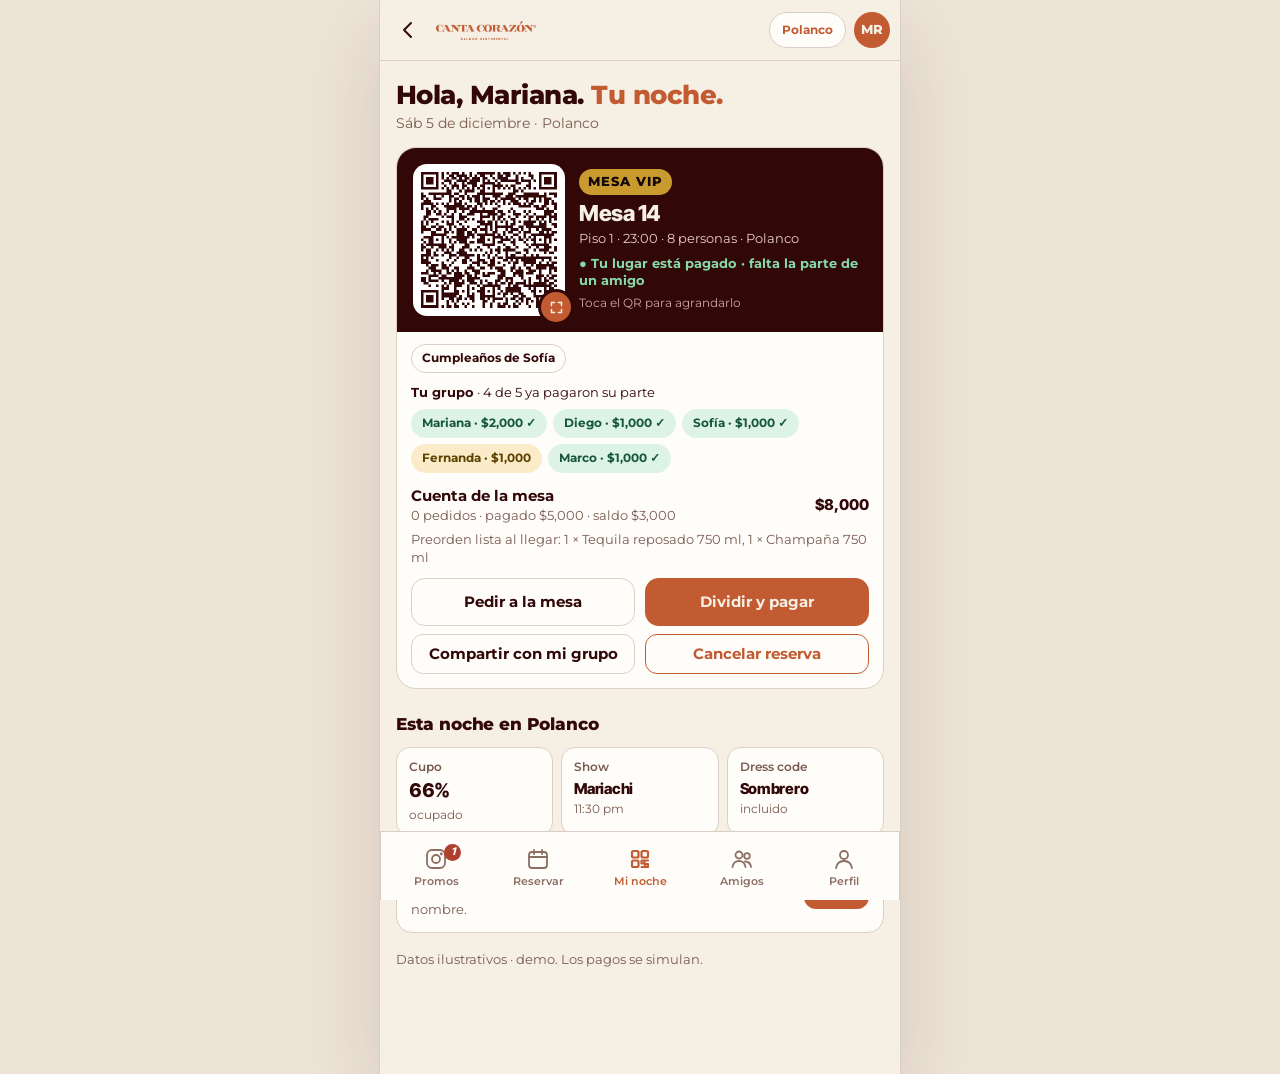
<file: cliente/index.html>
<!doctype html>
<html lang="es-MX">
<head>
<meta charset="utf-8">
<meta name="viewport" content="width=device-width, initial-scale=1, viewport-fit=cover">
<meta name="apple-mobile-web-app-capable" content="yes">
<meta name="apple-mobile-web-app-status-bar-style" content="default">
<meta name="theme-color" content="#F6EFE4">
<title>Canta Corazón · Mi noche</title>
<link rel="manifest" href="manifest.webmanifest">
<link rel="apple-touch-icon" href="../shared/img/apple-touch-icon.png">
<link rel="icon" href="../shared/img/fav.svg">
<link rel="stylesheet" href="../shared/brand.css?v=11">
<link rel="stylesheet" href="cliente.css?v=11">
</head>
<body>
<div id="app">
  <header class="top" id="top">
    <button class="hb" id="btnBack" aria-label="Regresar" title="Regresar"><svg viewBox="0 0 24 24"><path d="M15 5l-7 7 7 7"/></svg></button>
    <button class="marca" id="btnMarca" aria-label="Ir a Mi noche"><img src="../shared/img/logo_cream.png" alt="Canta Corazón" width="1206" height="230"></button>
    <div class="der">
      <button class="chip" id="chipSuc" aria-label="Cambiar de sucursal">Polanco</button>
      <button class="avatar" id="btnUser" aria-label="Cambiar de usuario (demo)">M</button>
    </div>
  </header>
  <div id="red" aria-live="polite"></div>
  <main id="main"></main>
  <nav class="bottom" aria-label="Secciones"><div class="inner" id="nav"></div></nav>
</div>
<div id="overlay"></div>
<div id="toast" aria-live="polite"></div>

<script src="../shared/vendor/qrcode.min.js"></script>
<script src="../shared/core.js?v=11"></script>
<script src="../shared/sync.js?v=11"></script>
<script src="app.js?v=11"></script>
<script src="promos.js?v=11"></script>
<script src="entrar.js?v=11"></script>
<script>CL.iniciar();</script>
</body>
</html>
</file>
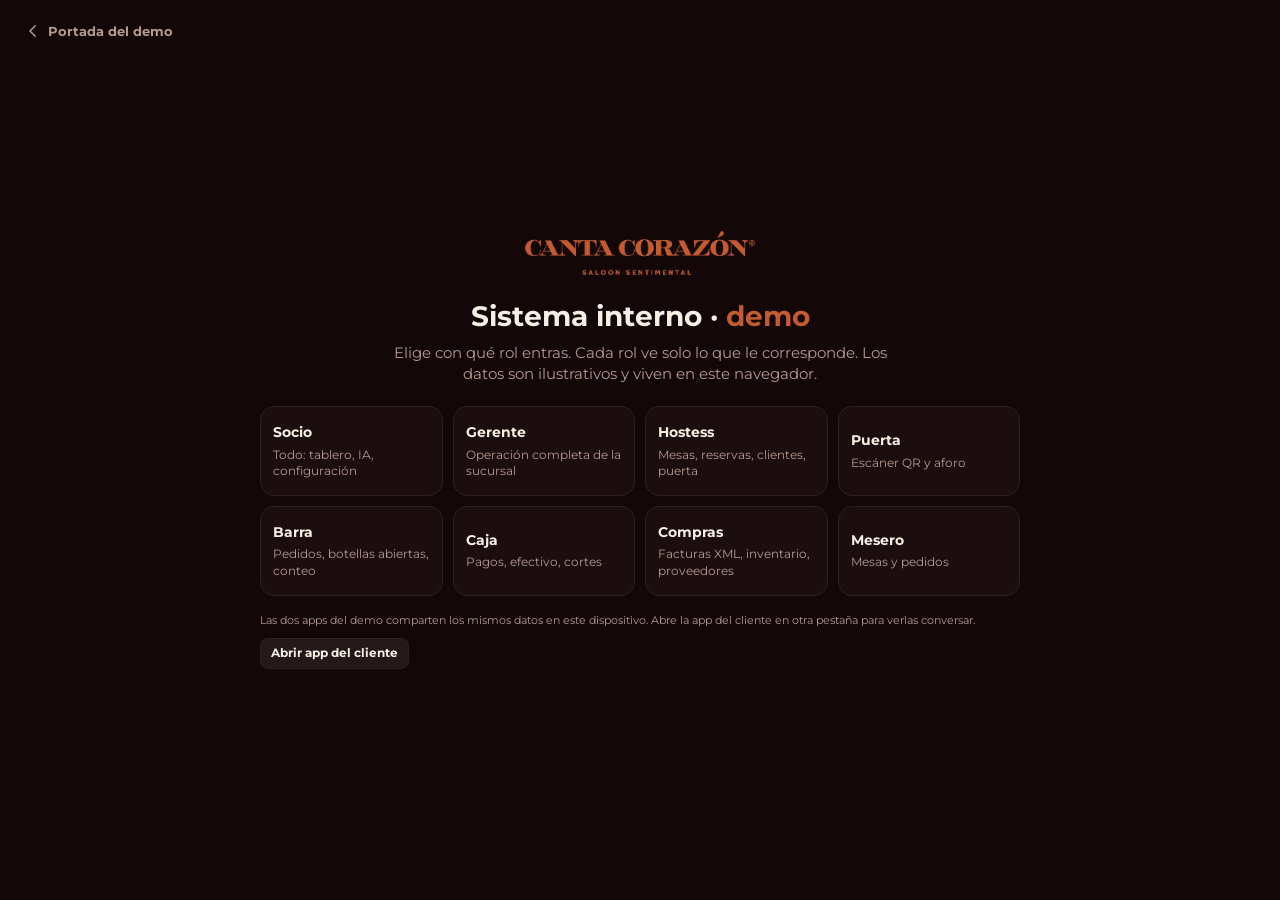
<file: interno/index.html>
<!doctype html>
<html lang="es-MX">
<head>
<meta charset="utf-8">
<meta name="viewport" content="width=device-width, initial-scale=1, viewport-fit=cover">
<meta name="apple-mobile-web-app-capable" content="yes">
<meta name="theme-color" content="#130708">
<title>Canta Corazón · Sistema interno</title>
<link rel="manifest" href="manifest.webmanifest">
<link rel="apple-touch-icon" href="../shared/img/apple-touch-icon.png">
<link rel="icon" href="../shared/img/fav.svg">
<link rel="stylesheet" href="../shared/brand.css?v=11">
<link rel="stylesheet" href="interno.css?v=11">
</head>
<body>
<div id="root"></div>
<div id="overlay"></div>
<div id="toast" aria-live="polite"></div>
<script src="../shared/vendor/chart.umd.min.js"></script>
<script src="../shared/vendor/jsQR.min.js"></script>
<script src="../shared/vendor/qrcode.min.js"></script>
<script src="../shared/core.js?v=11"></script>
<script src="../shared/sync.js?v=11"></script>
<script src="app.js?v=11"></script>
<script src="puerta.js?v=11"></script>
<script src="promos.js?v=11"></script>
</body>
</html>
</file>
<file: shared/brand.css>
/* Canta Corazón · Demo · identidad compartida */
@font-face { font-family: "Montserrat"; src: url("fonts/Montserrat.woff2") format("woff2"); font-weight: 100 900; font-style: normal; font-display: swap; }
@font-face { font-family: "Montserrat"; src: url("fonts/Montserrat-Italic.woff2") format("woff2"); font-weight: 100 900; font-style: italic; font-display: swap; }
@font-face { font-family: "Inter Tight"; src: url("fonts/InterTight.woff2") format("woff2"); font-weight: 100 900; font-style: normal; font-display: swap; }

:root {
  --paper: #F6EFE4; --white: #FFFDF9; --ink: #320707; --terra: #C25B32; --rust: #AF4030; --muted: #7A5A50; --dim: #A88C82; --line: #DBCFC5;
  --salmon: #F3C8B4; --salmon2: #F3E4DC; --sage: #7E8B6C; --gold: #C99A2E; --aqua: #3FA8A6; --pink: #D0609F;
  --ok: #2E9E6B; --warn: #D99A1E; --bad: #C8323A;
  --dark: #130708; --dark2: #1C0D0F; --dark3: #241819; --darkline: #2E2022; --darktext: #F6EFE4; --darkmuted: #B69A92;
  --qbar: #3FA8A6; --qcov: #7E8B6C; --qmesa: #C25B32; --qvip: #C99A2E; --qcli: #D0609F;
  --font: "Montserrat", "Avenir Next", Helvetica, Arial, sans-serif; --num: "Inter Tight", "Montserrat", sans-serif;
}
* { box-sizing: border-box; -webkit-tap-highlight-color: transparent; }
html, body { margin: 0; padding: 0; }
body { font-family: var(--font); font-size: 15px; line-height: 1.4; -webkit-font-smoothing: antialiased; }
button, input, select, textarea { font: inherit; }
button { cursor: pointer; }
.num { font-family: var(--num); font-variant-numeric: tabular-nums; }
/* campos a 16 px en pantallas táctiles: así el iPhone no hace zoom al tocarlos */
@media (pointer: coarse) { input, select, textarea { font-size: 16px !important; } }
:focus-visible { outline: 2px solid var(--terra); outline-offset: 2px; }
button:focus:not(:focus-visible) { outline: none; }
img { max-width: 100%; }
@media (prefers-reduced-motion: reduce) { *, *::before, *::after { animation-duration: 1ms !important; animation-iteration-count: 1 !important; transition-duration: 1ms !important; scroll-behavior: auto !important; } }
</file>
<file: cliente/cliente.css>
/* Canta Corazón · App del cliente (demo) */
:root { --ease: cubic-bezier(.23, 1, .32, 1); --r: 16px; --nav: 64px; --z-top: 20; --z-sheet: 50; --z-full: 70; --z-toast: 80; }
body { background: var(--paper); color: var(--ink); }
#app { max-width: 520px; margin: 0 auto; min-height: 100vh; min-height: 100dvh; display: flex; flex-direction: column; background: var(--paper); }
@media (min-width: 700px) { body { background: #EDE3D6; } #app { box-shadow: 0 0 0 1px var(--line), 0 30px 80px rgba(50, 7, 7, .12); } }

/* barra superior: regresar · logo · sucursal y usuario */
header.top { position: sticky; top: 0; z-index: var(--z-top); background: var(--paper); padding: calc(8px + env(safe-area-inset-top)) 10px 8px 6px; display: grid; grid-template-columns: 44px 1fr auto; align-items: center; gap: 6px; border-bottom: 1px solid var(--line); }
.hb { width: 44px; height: 44px; border: 0; background: none; border-radius: 12px; display: grid; place-items: center; color: var(--ink); padding: 0; }
.hb svg { width: 24px; height: 24px; stroke: currentColor; fill: none; stroke-width: 2; stroke-linecap: round; stroke-linejoin: round; }
.hb:active { background: var(--salmon2); }
.marca { border: 0; background: none; padding: 6px 0; justify-self: start; }
.marca img { height: 19px; width: auto; display: block; }
.der { display: flex; gap: 8px; align-items: center; }
.chip { font-size: 12px; font-weight: 700; color: var(--terra); border: 1px solid var(--line); background: var(--white); border-radius: 999px; padding: 0 12px; height: 36px; display: inline-flex; align-items: center; }
.avatar { width: 36px; height: 36px; border-radius: 50%; background: var(--terra); color: var(--paper); font-weight: 800; font-size: 12.5px; display: grid; place-items: center; border: 0; }
header.top.oculto, nav.bottom.oculto { display: none; }

main { flex: 1; padding: 16px 16px calc(var(--nav) + 28px + env(safe-area-inset-bottom)) 16px; }
main.anim { animation: entra 220ms var(--ease) both; }
@keyframes entra { from { opacity: 0; transform: translateY(6px); } }

/* barra de secciones */
nav.bottom { position: fixed; bottom: 0; left: 0; right: 0; z-index: var(--z-top); background: var(--white); border-top: 1px solid var(--line); padding: 4px 4px env(safe-area-inset-bottom) 4px; }
nav.bottom .inner { max-width: 520px; margin: 0 auto; display: grid; grid-template-columns: repeat(5, 1fr); }
nav.bottom button { position: relative; background: none; border: 0; color: #8C6E64; font-size: 11px; font-weight: 600; display: flex; flex-direction: column; align-items: center; justify-content: center; gap: 3px; height: var(--nav); padding: 0 2px; }
nav.bottom button svg { width: 24px; height: 24px; stroke: currentColor; fill: none; stroke-width: 1.8; stroke-linecap: round; stroke-linejoin: round; }
nav.bottom button.on { color: var(--terra); }
nav.bottom button.on svg { stroke-width: 2.2; }
nav.bottom .dot { position: absolute; top: 8px; left: calc(50% + 8px); min-width: 17px; height: 17px; border-radius: 9px; background: var(--rust); color: #fff; font-size: 10.5px; font-weight: 800; display: grid; place-items: center; padding: 0 4px; font-family: var(--num); }

/* sin internet */
#red:empty { display: none; }
.red { display: flex; gap: 10px; align-items: center; padding: 10px 16px; font-size: 13px; line-height: 1.35; background: #FBEBC8; color: #5C4300; border-bottom: 1px solid #F0D99A; }
.red.ok { background: #DDF3E6; color: #17583A; border-bottom-color: #BFE6CF; }
.red b { font-weight: 800; }
.red i { width: 8px; height: 8px; border-radius: 50%; background: currentColor; flex: 0 0 8px; }

/* tipografía */
h1 { font-size: 26px; line-height: 1.1; font-weight: 800; letter-spacing: -.02em; margin: 4px 0 4px 0; text-wrap: balance; }
h1 em { font-style: normal; color: var(--terra); }
h2 { font-size: 17px; font-weight: 800; margin: 24px 0 10px 0; letter-spacing: -.01em; }
.sub { color: var(--muted); font-size: 14px; margin: 0 0 14px 0; }
.lead { color: var(--muted); font-size: 14.5px; margin: 0 0 12px 0; text-wrap: pretty; }
.muted { color: var(--muted); } .small { font-size: 13px; } .tiny { font-size: 12px; }

.card { background: var(--white); border: 1px solid var(--line); border-radius: var(--r); padding: 14px; }
.card + .card { margin-top: 10px; }
.card.ink { background: var(--ink); color: var(--paper); border: 0; }
.card.salmon { background: var(--salmon); border: 0; }
.row { display: flex; align-items: center; justify-content: space-between; gap: 10px; }

.btn { display: inline-flex; align-items: center; justify-content: center; gap: 8px; border: 0; border-radius: 14px; min-height: 48px; padding: 12px 16px; font-weight: 700; font-size: 15px; background: var(--terra); color: var(--paper); width: 100%; transition: transform 140ms var(--ease), background-color 160ms ease; }
.btn:active { transform: scale(.98); }
.btn.sec { background: var(--white); color: var(--ink); border: 1px solid var(--line); }
.btn.ghost { background: transparent; color: var(--terra); border: 1px solid var(--terra); }
.btn.dark { background: var(--ink); }
.btn.sm { min-height: 40px; padding: 8px 14px; font-size: 13.5px; width: auto; border-radius: 12px; white-space: nowrap; }
.btn:disabled { opacity: .45; }
.btn.apple { background: #000; color: #fff; }
.badge { display: inline-block; font-size: 10.5px; letter-spacing: .08em; text-transform: uppercase; font-weight: 800; padding: 4px 9px; border-radius: 999px; }
.grid2 { display: grid; grid-template-columns: 1fr 1fr; gap: 10px; }
.grid2 > .btn { padding-left: 10px; padding-right: 10px; font-size: 14.5px; }
.grid3 { display: grid; grid-template-columns: 1fr 1fr 1fr; gap: 8px; }
.kpi { background: var(--white); border: 1px solid var(--line); border-radius: 14px; padding: 11px 12px; }
.kpi small { display: block; font-size: 11.5px; color: var(--muted); font-weight: 600; margin-bottom: 3px; }
.kpi b { font-family: var(--num); font-size: 19px; font-weight: 800; letter-spacing: -.02em; }
.kpi .s { display: block; font-size: 12px; color: var(--muted); margin-top: 2px; }
.seg { display: flex; background: #EFE3D6; border-radius: 999px; padding: 4px; gap: 2px; }
.seg button { flex: 1; border: 0; background: transparent; border-radius: 999px; min-height: 40px; padding: 8px 6px; font-weight: 700; font-size: 13.5px; color: var(--muted); white-space: nowrap; }
.seg button.on { background: var(--ink); color: var(--paper); }
.opt { border: 1px solid var(--line); border-radius: 14px; padding: 13px 14px; background: var(--white); display: flex; align-items: center; gap: 12px; cursor: pointer; width: 100%; text-align: left; color: var(--ink); }
.opt.on { border-color: var(--terra); background: #FBEFE8; box-shadow: inset 0 0 0 1px var(--terra); }
.opt .dot { width: 12px; height: 12px; border-radius: 50%; flex: 0 0 12px; }
.opt b { display: block; font-size: 15px; } .opt span { display: block; font-size: 13px; color: var(--muted); }
.stepper { display: inline-flex; align-items: center; border: 1px solid var(--line); border-radius: 999px; background: var(--white); }
.stepper button { width: 44px; height: 44px; border: 0; background: transparent; font-size: 20px; color: var(--terra); font-weight: 800; }
.stepper span { min-width: 26px; text-align: center; font-family: var(--num); font-weight: 800; }
.item { display: flex; align-items: center; justify-content: space-between; gap: 10px; padding: 11px 0; border-bottom: 1px solid var(--line); }
.item:last-child { border-bottom: 0; }
.item .nm b { display: block; font-size: 14.5px; } .item .nm span { display: block; font-size: 13px; color: var(--muted); }
.price { font-family: var(--num); font-weight: 800; }
.plano { background: var(--white); border: 1px solid var(--line); border-radius: var(--r); padding: 10px; }
.plano svg { width: 100%; height: auto; display: block; }
.leyenda { display: flex; gap: 12px; flex-wrap: wrap; font-size: 12px; color: var(--muted); margin-top: 8px; }
.leyenda i { display: inline-block; width: 10px; height: 10px; border-radius: 50%; margin-right: 5px; vertical-align: -1px; }

/* pase con QR */
.pase { background: var(--white); border: 1px solid var(--line); border-radius: 20px; overflow: hidden; margin-top: 14px; }
.qrbox { background: var(--ink); padding: 16px; display: flex; gap: 14px; align-items: center; color: var(--paper); }
.qrbtn { background: #fff; border: 0; border-radius: 14px; padding: 8px; flex: 0 0 auto; position: relative; cursor: zoom-in; }
.qrbtn .qr img, .qrbtn .qr canvas { display: block; width: 136px; height: 136px; }
.qrbtn .zoom { position: absolute; right: -6px; bottom: -6px; width: 30px; height: 30px; border-radius: 50%; background: var(--terra); color: var(--paper); display: grid; place-items: center; box-shadow: 0 0 0 3px var(--ink); }
.qrbtn .zoom svg { width: 15px; height: 15px; stroke: currentColor; fill: none; stroke-width: 2.4; stroke-linecap: round; }
.qrbox .t { min-width: 0; }
.qrbox .t b { display: block; font-family: var(--num); font-size: 22px; font-weight: 800; letter-spacing: -.02em; margin-top: 7px; line-height: 1.05; }
.qrbox .t span.badge { display: inline-block; margin-top: 0; }
.qrbox .t span { display: block; font-size: 13px; color: #E9CFC6; margin-top: 5px; line-height: 1.35; }
.qrbox .t .st { color: #86D9A8; font-weight: 700; font-size: 13px; margin-top: 7px; }
.qrbox .t .st.warn { color: #F4C662; }
.qrbox .t .hint { color: #C9A99F; font-size: 12px; }
.pase .cuerpo { padding: 12px 14px 14px; }

/* QR en pantalla completa */
.qrfull { position: fixed; inset: 0; z-index: var(--z-full); background: #fff; color: var(--ink); display: flex; flex-direction: column; align-items: center; justify-content: center; padding: calc(20px + env(safe-area-inset-top)) 20px calc(20px + env(safe-area-inset-bottom)); text-align: center; animation: fade 180ms var(--ease) both; cursor: zoom-out; }
.qrfull .x { position: absolute; top: calc(10px + env(safe-area-inset-top)); right: 10px; width: 48px; height: 48px; border-radius: 50%; border: 1px solid var(--line); background: var(--white); display: grid; place-items: center; }
.qrfull .x svg { width: 22px; height: 22px; stroke: var(--ink); fill: none; stroke-width: 2.2; stroke-linecap: round; }
.qrfull .lg { height: 22px; margin-bottom: 18px; }
.qrfull .code { width: min(86vw, 58vh, 440px); aspect-ratio: 1; padding: 14px; background: #fff; border-radius: 18px; box-shadow: 0 0 0 1px var(--line); }
.qrfull .code img, .qrfull .code canvas { width: 100% !important; height: 100% !important; display: block; image-rendering: pixelated; }
.qrfull b { font-family: var(--num); font-size: 28px; font-weight: 800; letter-spacing: -.02em; margin-top: 14px; }
.qrfull .who { font-size: 15px; color: var(--muted); margin-top: 4px; }
.qrfull .tip { font-size: 13px; color: var(--muted); margin-top: 16px; }
@keyframes fade { from { opacity: 0; } }

.bar { height: 8px; border-radius: 999px; background: #EAD9CC; overflow: hidden; }
.bar i { display: block; height: 100%; background: var(--terra); }
.toast { position: fixed; left: 50%; bottom: calc(var(--nav) + 20px + env(safe-area-inset-bottom)); transform: translateX(-50%); background: var(--ink); color: var(--paper); padding: 12px 18px; border-radius: 999px; font-size: 14px; font-weight: 600; z-index: var(--z-toast); max-width: min(90vw, 460px); text-align: center; animation: toastin 220ms var(--ease) both; box-shadow: 0 10px 30px rgba(50, 7, 7, .25); }
@keyframes toastin { from { opacity: 0; transform: translateX(-50%) translateY(10px); } }

/* hojas (bottom sheets) */
.sheet-bg { position: fixed; inset: 0; background: rgba(50, 7, 7, .5); z-index: var(--z-sheet); display: flex; align-items: flex-end; justify-content: center; animation: fade 180ms var(--ease) both; }
.sheet { background: var(--paper); width: 100%; max-width: 520px; border-radius: 24px 24px 0 0; padding: 10px 16px calc(18px + env(safe-area-inset-bottom)) 16px; max-height: 90vh; max-height: 90dvh; overflow: auto; animation: sube 260ms var(--ease) both; }
@keyframes sube { from { transform: translateY(40px); opacity: .6; } }
.sheet.dark { background: #0B0B0B; color: #fff; }
.handle { width: 40px; height: 5px; border-radius: 3px; background: var(--line); margin: 0 auto 10px auto; }
.sheet .sh-h { display: flex; align-items: center; justify-content: space-between; gap: 10px; min-height: 44px; }
.sheet .sh-h b { font-size: 17px; }
.link { color: var(--terra); font-weight: 700; background: none; border: 0; padding: 10px 4px; min-height: 44px; font-size: 14.5px; }

.friend { display: flex; align-items: center; gap: 12px; padding: 10px 0; border-bottom: 1px solid var(--line); width: 100%; background: none; border-left: 0; border-right: 0; border-top: 0; text-align: left; color: var(--ink); }
.friend:last-child { border-bottom: 0; }
.friend .av, .av { width: 40px; height: 40px; border-radius: 50%; background: var(--salmon); color: var(--ink); font-weight: 800; font-size: 13px; display: grid; place-items: center; flex: 0 0 40px; }
.friend .nm { flex: 1; min-width: 0; } .friend .nm b { display: block; font-size: 15px; } .friend .nm span { display: block; font-size: 13px; color: var(--muted); }
.check { width: 24px; height: 24px; border-radius: 8px; border: 2px solid var(--line); display: grid; place-items: center; flex: 0 0 24px; }
.check.on { background: var(--terra); border-color: var(--terra); color: var(--paper); font-size: 14px; font-weight: 800; }
.pill { display: inline-block; font-size: 12px; font-weight: 700; padding: 5px 10px; border-radius: 999px; background: var(--white); border: 1px solid var(--line); color: var(--ink); }
.pill.ok { background: #DDF3E6; border-color: #DDF3E6; color: #17583A; }
.pill.warn { background: #FBEBC8; border-color: #FBEBC8; color: #5C4300; }
.pill.bad { background: #F9D9DB; border-color: #F9D9DB; color: #7E1A21; }
input.txt, select.txt, textarea.txt { width: 100%; border: 1px solid var(--line); border-radius: 14px; padding: 13px 14px; background: var(--white); color: var(--ink); font-size: 16px; }
input.txt:focus, textarea.txt:focus { outline: 2px solid var(--terra); outline-offset: 0; border-color: transparent; }
input[readonly].txt { background: #F3ECE3; color: var(--muted); }
label.lbl { display: block; font-size: 13px; color: var(--muted); font-weight: 700; margin: 14px 0 6px 0; }
.steps { display: flex; gap: 6px; margin: 8px 0 16px 0; }
.steps i { flex: 1; height: 4px; border-radius: 2px; background: var(--line); }
.steps i.on { background: var(--terra); }
.empty { text-align: center; color: var(--muted); padding: 30px 10px; }
.hero { position: relative; border-radius: var(--r); overflow: hidden; aspect-ratio: 16 / 8; }
.hero img { width: 100%; height: 100%; object-fit: cover; display: block; }
.hero .cap { position: absolute; left: 0; right: 0; bottom: 0; background: var(--ink); color: var(--paper); padding: 9px 12px; font-size: 13px; display: flex; justify-content: space-between; }
.spin { width: 28px; height: 28px; border: 3px solid #333; border-top-color: #fff; border-radius: 50%; animation: sp 0.9s linear infinite; margin: 0 auto; }
@keyframes sp { to { transform: rotate(360deg); } }
.okmark { width: 64px; height: 64px; border-radius: 50%; background: #1F7A4D; color: #fff; display: grid; place-items: center; font-size: 30px; margin: 0 auto; }
.orderstate { font-size: 12px; font-weight: 700; padding: 4px 9px; border-radius: 999px; background: #EFE3D6; color: var(--muted); }
.orderstate.preparando { background: #FBEBC8; color: #5C4300; } .orderstate.entregado { background: #DDF3E6; color: #17583A; } .orderstate.nuevo { background: #F3E4DC; color: var(--rust); }
.aviso-mesa { display: flex; gap: 12px; align-items: center; background: var(--ink); color: var(--paper); border-radius: var(--r); padding: 14px; margin-bottom: 14px; }
.aviso-mesa .n { font-family: var(--num); font-size: 26px; font-weight: 800; width: 52px; height: 52px; border-radius: 14px; background: var(--terra); display: grid; place-items: center; flex: 0 0 52px; }
.aviso-mesa b { display: block; } .aviso-mesa span { display: block; font-size: 13px; color: #E9CFC6; margin-top: 2px; }
.lista-perfil { padding: 0; overflow: hidden; }
.lista-perfil button { width: 100%; display: flex; align-items: center; gap: 12px; padding: 14px; background: none; border: 0; border-bottom: 1px solid var(--line); text-align: left; color: var(--ink); font-size: 15px; font-weight: 600; min-height: 52px; }
.lista-perfil button:last-child { border-bottom: 0; }
.lista-perfil button span { margin-left: auto; color: var(--muted); font-weight: 600; font-size: 14px; }
.lista-perfil svg { width: 18px; height: 18px; stroke: var(--dim); fill: none; stroke-width: 2; flex: 0 0 18px; }
.nota-demo { font-size: 12.5px; color: var(--muted); margin-top: 18px; line-height: 1.45; }

/* ───────── promociones (estilo Instagram, solo publica la casa) ───────── */
.feed-h { display: flex; align-items: center; justify-content: space-between; margin-bottom: 10px; }
.stories { display: flex; gap: 14px; overflow-x: auto; padding: 4px 16px 14px; margin: 0 -16px 2px; scrollbar-width: none; }
.stories::-webkit-scrollbar { display: none; }
.story { flex: 0 0 auto; width: 70px; background: none; border: 0; padding: 0; color: var(--ink); text-align: center; }
.story .ring { display: block; width: 68px; height: 68px; border-radius: 50%; padding: 2.5px; background: conic-gradient(from 200deg, #C25B32, #C99A2E, #D0609F, #C25B32); margin: 0 auto; }
.story .ring.visto { background: var(--line); }
.story .ring > span { display: block; width: 100%; height: 100%; border-radius: 50%; border: 3px solid var(--paper); overflow: hidden; background: var(--ink); }
.story .ring img { width: 100%; height: 100%; object-fit: cover; display: block; }
.story .ring .mini { width: 100%; height: 100%; display: grid; place-items: center; font-family: var(--num); font-weight: 800; font-size: 15px; color: var(--paper); letter-spacing: -.02em; }
.story small { display: block; font-size: 12px; margin-top: 6px; white-space: nowrap; overflow: hidden; text-overflow: ellipsis; }
.buzon { display: flex; gap: 12px; align-items: center; width: 100%; text-align: left; background: var(--white); border: 1px solid var(--terra); border-radius: var(--r); padding: 12px; color: var(--ink); margin-bottom: 4px; }
.buzon .th { width: 48px; height: 48px; border-radius: 10px; overflow: hidden; flex: 0 0 48px; background: var(--terra); display: grid; place-items: center; color: var(--paper); font-weight: 800; font-family: var(--num); }
.buzon .th img { width: 100%; height: 100%; object-fit: cover; }
.buzon b { display: block; font-size: 14.5px; } .buzon span { display: block; font-size: 13px; color: var(--muted); margin-top: 2px; }
.buzon .ir { margin-left: auto; color: var(--terra); font-weight: 700; font-size: 13.5px; white-space: nowrap; }
.post { background: var(--white); border: 1px solid var(--line); border-radius: 20px; overflow: hidden; margin-top: 14px; }
.post.resalta { box-shadow: 0 0 0 2px var(--terra); }
.post .ph { display: flex; align-items: center; gap: 10px; padding: 10px 8px 10px 12px; }
.post .ph .pa { width: 38px; height: 38px; border-radius: 50%; background: var(--paper); border: 1px solid var(--line); display: grid; place-items: center; overflow: hidden; flex: 0 0 38px; }
.post .ph .pa img { width: 30px; height: 30px; }
.post .ph .who { min-width: 0; flex: 1; }
.post .ph .who b { font-size: 14.5px; display: inline-flex; align-items: center; gap: 4px; }
.post .ph .who b svg { width: 15px; height: 15px; }
.post .ph .who span { display: block; font-size: 12.5px; color: var(--muted); }
.post .ph .mas { width: 44px; height: 44px; border: 0; background: none; color: var(--ink); display: grid; place-items: center; }
.post .ph .mas svg { width: 22px; height: 22px; fill: currentColor; }
.post .media { position: relative; background: var(--ink); user-select: none; -webkit-user-select: none; touch-action: manipulation; cursor: pointer; }
.post .media > img { width: 100%; height: auto; display: block; }
.post .corazon { position: absolute; inset: 0; display: grid; place-items: center; pointer-events: none; }
.post .corazon svg { width: 96px; height: 96px; fill: #fff; filter: drop-shadow(0 6px 18px rgba(0, 0, 0, .35)); animation: latido 800ms var(--ease) forwards; }
@keyframes latido { 0% { transform: scale(.2); opacity: 0; } 18% { transform: scale(1.12); opacity: 1; } 32% { transform: scale(.96); } 70% { transform: scale(1); opacity: 1; } 100% { transform: scale(1.05); opacity: 0; } }
.post .cta { display: flex; justify-content: space-between; align-items: center; width: 100%; padding: 0 14px; min-height: 48px; background: var(--ink); color: var(--paper); border: 0; font-weight: 700; font-size: 14.5px; }
.post .cta svg { width: 18px; height: 18px; stroke: currentColor; fill: none; stroke-width: 2.2; stroke-linecap: round; }
.post .acts { display: flex; align-items: center; padding: 4px 4px 0; }
.post .acts button { width: 46px; height: 46px; display: grid; place-items: center; background: none; border: 0; color: var(--ink); border-radius: 12px; }
.post .acts svg { width: 27px; height: 27px; stroke: currentColor; fill: none; stroke-width: 1.8; stroke-linecap: round; stroke-linejoin: round; transition: transform 160ms var(--ease); }
.post .acts button:active svg { transform: scale(.86); }
.post .acts .on-like svg { fill: #E0245E; stroke: #E0245E; animation: pop 360ms var(--ease); }
.post .acts .on-guardar svg { fill: var(--ink); }
.post .acts .der { margin-left: auto; }
@keyframes pop { 40% { transform: scale(1.25); } }
.post .txt { padding: 0 14px 14px; font-size: 14.5px; line-height: 1.45; }
.post .txt .likes { font-weight: 700; margin: 2px 0 6px; }
.post .txt p { margin: 0 0 6px; text-wrap: pretty; }
.post .txt .vc { background: none; border: 0; padding: 4px 0; color: var(--muted); font-size: 14px; min-height: 32px; }
.post .txt .cm { margin: 2px 0; }
.post .txt time { display: block; font-size: 12px; color: var(--muted); margin-top: 6px; }
.verif { display: inline-block; }

/* cartel de promoción (diseño propio, sin foto) */
.cartel { aspect-ratio: 4 / 5; padding: 26px 24px 22px; display: flex; flex-direction: column; justify-content: space-between; position: relative; overflow: hidden; color: var(--paper); background: var(--terra); }
.cartel.ink { background: var(--ink); } .cartel.gold { background: var(--gold); color: var(--ink); } .cartel.salmon { background: var(--salmon); color: var(--ink); }
.cartel .kick { font-size: 13px; font-weight: 700; letter-spacing: .02em; }
.cartel .g { font-family: var(--num); font-size: clamp(60px, 21vw, 116px); font-weight: 800; letter-spacing: -.045em; line-height: .88; }
.cartel .t { font-size: clamp(22px, 6.6vw, 34px); font-weight: 800; line-height: 1.02; letter-spacing: -.02em; text-wrap: balance; margin-top: 6px; }
.cartel .s { font-size: 14.5px; font-weight: 600; margin-top: 12px; }
.cartel .pie { display: flex; justify-content: space-between; align-items: flex-end; }
.cartel .pie img { height: 16px; width: auto; filter: brightness(0) invert(1); }
.cartel.gold .pie img, .cartel.salmon .pie img { filter: brightness(0); }
.cartel .estrella { position: absolute; width: 22%; right: 7%; top: 8%; fill: currentColor; opacity: .95; }
.cartel .estrella.b { width: 10%; right: 34%; top: 30%; }

/* comentarios */
.coms { display: flex; flex-direction: column; gap: 14px; padding: 6px 0 12px; }
.com { display: flex; gap: 10px; align-items: flex-start; }
.com .av { width: 36px; height: 36px; flex: 0 0 36px; font-size: 12px; }
.com .av.casa { background: var(--paper); border: 1px solid var(--line); }
.com .av.casa img { width: 28px; height: 28px; }
.com b { font-size: 14px; } .com p { margin: 2px 0 0; font-size: 14.5px; line-height: 1.4; }
.com time { font-size: 12px; color: var(--muted); }
.com-in { position: sticky; bottom: calc(-18px - env(safe-area-inset-bottom)); background: var(--paper); display: flex; gap: 8px; padding: 10px 0 4px; border-top: 1px solid var(--line); }
.com-in input { flex: 1; }

/* historias a pantalla completa */
.hist { position: fixed; inset: 0; z-index: var(--z-full); background: #000; color: #fff; display: flex; align-items: center; justify-content: center; animation: fade 160ms var(--ease) both; }
.hist .marco { position: relative; width: 100%; max-width: 520px; height: 100%; display: flex; flex-direction: column; justify-content: center; }
.hist .barras { position: absolute; top: calc(10px + env(safe-area-inset-top)); left: 10px; right: 10px; display: flex; gap: 4px; z-index: 2; }
.hist .barras i { flex: 1; height: 3px; border-radius: 2px; background: rgba(255, 255, 255, .35); overflow: hidden; }
.hist .barras i b { display: block; height: 100%; width: 0; background: #fff; }
.hist .barras i.hecho b { width: 100%; }
.hist .barras i.va b { animation: avanza 5s linear forwards; }
@keyframes avanza { to { width: 100%; } }
.hist .cab { position: absolute; top: calc(22px + env(safe-area-inset-top)); left: 12px; right: 6px; display: flex; align-items: center; gap: 10px; z-index: 2; }
.hist .cab .pa { width: 34px; height: 34px; border-radius: 50%; background: var(--paper); display: grid; place-items: center; }
.hist .cab .pa img { width: 26px; height: 26px; }
.hist .cab b { font-size: 14px; } .hist .cab span { font-size: 13px; color: rgba(255, 255, 255, .8); }
.hist .cab .x { margin-left: auto; width: 48px; height: 48px; border: 0; background: none; color: #fff; display: grid; place-items: center; }
.hist .cab .x svg { width: 26px; height: 26px; stroke: currentColor; fill: none; stroke-width: 2.2; stroke-linecap: round; }
.hist .cuadro > img { width: 100%; height: auto; max-height: 78vh; object-fit: contain; display: block; }
.hist .cuadro { width: min(100%, 68vh); margin: 0 auto; }
.hist .cuadro .cartel { border-radius: 0; }
.hist .zona { position: absolute; top: 80px; bottom: 90px; width: 40%; z-index: 1; background: none; border: 0; }
.hist .zona.izq { left: 0; } .hist .zona.der { right: 0; width: 60%; }
.hist .hpie { position: absolute; left: 16px; right: 16px; bottom: calc(18px + env(safe-area-inset-bottom)); z-index: 2; }
.hist .hpie .btn { background: #fff; color: var(--ink); }

/* entrar con cuenta (tarjeta de la mesa) */
.entrar { min-height: 100vh; min-height: 100dvh; display: flex; flex-direction: column; background: var(--ink); }
.entrar .foto { position: relative; height: 34vh; min-height: 200px; overflow: hidden; }
.entrar .foto .bg { width: 100%; height: 100%; object-fit: cover; display: block; }
.entrar .foto::after { content: ""; position: absolute; inset: 0; background: linear-gradient(180deg, rgba(19, 7, 8, .15) 0%, rgba(19, 7, 8, .55) 60%, #320707 100%); }
.entrar .foto .lg { position: absolute; left: 20px; bottom: 30px; z-index: 1; height: 24px; width: auto; filter: brightness(0) invert(1); }
.entrar .foto .hb { position: absolute; top: calc(8px + env(safe-area-inset-top)); left: 8px; z-index: 1; color: #fff; }
.entrar .caja { flex: 1; background: var(--paper); border-radius: 24px 24px 0 0; margin-top: -18px; position: relative; padding: 22px 18px calc(24px + env(safe-area-inset-bottom)); }
.entrar .mesa { display: inline-flex; align-items: center; gap: 8px; background: var(--salmon2); color: var(--rust); font-weight: 700; font-size: 13px; padding: 7px 12px; border-radius: 999px; margin-bottom: 10px; }
.entrar .sigue { display: flex; align-items: center; gap: 12px; width: 100%; background: var(--white); border: 1px solid var(--line); border-radius: var(--r); padding: 12px; margin: 12px 0 6px; text-align: left; color: var(--ink); }
.entrar .sigue .avatar { flex: 0 0 36px; }
.entrar .sigue b { display: block; font-size: 15px; } .entrar .sigue div span { display: block; font-size: 13px; color: var(--muted); }
.entrar .sigue .ir { margin-left: auto; color: var(--terra); font-weight: 700; }
.entrar .o { display: flex; align-items: center; gap: 10px; color: var(--muted); font-size: 13px; margin: 16px 0 4px; }
.entrar .o::before, .entrar .o::after { content: ""; flex: 1; height: 1px; background: var(--line); }
.entrar .terminos { display: flex; gap: 10px; align-items: flex-start; font-size: 13px; color: var(--muted); margin-top: 14px; }
.entrar .terminos input { width: 22px; height: 22px; flex: 0 0 22px; accent-color: var(--terra); margin: 0; }
.error { color: var(--bad); font-size: 13px; font-weight: 600; margin-top: 8px; }

@media (min-width: 700px) {
  .entrar { max-width: 520px; margin: 0 auto; }
  nav.bottom { left: 50%; right: auto; width: 520px; transform: translateX(-50%); border-left: 1px solid var(--line); border-right: 1px solid var(--line); }
}
main.sin-margen { padding: 0; }
</file>
<file: interno/interno.css>
/* Canta Corazón · Sistema interno (demo) */
  :root { --ease: cubic-bezier(.23, 1, .32, 1); }
  body { background: var(--dark); color: var(--darktext); }
  a { color: inherit; }
  button { font-family: inherit; cursor: pointer; }
  .btn, aside nav button, .seg button, .chips button, .roles button, .tile, .subtabs button, .back, .home, select.mini { transition: transform 160ms var(--ease), background-color 160ms ease, color 160ms ease, border-color 160ms ease, opacity 160ms ease; }
  .btn:active, aside nav button:active, .seg button:active, .chips button:active, .roles button:active, .tile:active, .subtabs button:active, .back:active, .home:active { transform: scale(.97); }
  #app { display: grid; grid-template-columns: 220px minmax(0, 1fr); min-height: 100vh; }
  #app > div, main, .grid > *, .card, .kds > * { min-width: 0; }
  .card { overflow-x: auto; }
  aside { background: #0E0506; border-right: 1px solid var(--darkline); padding: 18px 14px; position: sticky; top: 0; height: 100vh; overflow: auto; display: flex; flex-direction: column; }
  aside .logo { height: 18px; display: block; margin: 6px auto 20px auto; }
  aside .who { background: var(--dark2); border: 1px solid var(--darkline); border-radius: 12px; padding: 10px 12px; margin-bottom: 14px; }
  aside .who b { display: block; font-size: 13px; } aside .who span { display: block; font-size: 11px; color: var(--darkmuted); margin-top: 2px; }
  aside nav { display: flex; flex-direction: column; gap: 2px; }
  aside nav button { display: flex; align-items: center; gap: 10px; width: 100%; text-align: left; background: none; border: 0; color: var(--darkmuted); padding: 10px 10px; border-radius: 10px; font-weight: 600; font-size: 13.5px; position: relative; }
  aside nav button svg, .ic svg, .back svg, .tile .ic svg { width: 18px; height: 18px; stroke: currentColor; fill: none; stroke-width: 1.8; stroke-linecap: round; stroke-linejoin: round; flex: 0 0 18px; }
  @media (hover: hover) { aside nav button:hover { background: var(--dark2); color: var(--darktext); } .roles button:hover, .tile:hover { border-color: var(--terra); } }
  aside nav button.on { background: var(--terra); color: var(--paper); }
  aside nav button .n { margin-left: auto; background: var(--rust); color: #fff; font-size: 10px; font-weight: 800; border-radius: 999px; padding: 2px 7px; font-family: var(--num); }
  aside .foot { margin-top: auto; padding-top: 16px; font-size: 10.5px; color: var(--darkmuted); line-height: 1.5; }
  .topbar { display: flex; align-items: center; justify-content: space-between; gap: 12px; padding: 12px 22px; border-bottom: 1px solid var(--darkline); position: sticky; top: 0; background: var(--dark); z-index: 10; }
  .tb-left { display: flex; align-items: center; gap: 12px; min-width: 0; flex: 1; }
  .topbar h1 { font-size: 20px; margin: 0; font-weight: 800; letter-spacing: -.01em; line-height: 1.15; }
  .topbar .sub { font-size: 12px; color: var(--darkmuted); margin-top: 2px; }
  .back { width: 38px; height: 38px; border-radius: 12px; border: 1px solid var(--darkline); background: var(--dark2); color: var(--darktext); display: grid; place-items: center; flex: 0 0 38px; }
  .home { background: none; border: 0; padding: 6px 2px; display: grid; place-items: center; }
  .home img { height: 17px; display: block; }
  .seg { display: inline-flex; background: var(--dark2); border: 1px solid var(--darkline); border-radius: 999px; padding: 3px; }
  .seg button { border: 0; background: transparent; color: var(--darkmuted); font-weight: 700; font-size: 12px; padding: 7px 12px; border-radius: 999px; }
  .seg button.on { background: var(--paper); color: var(--ink); }
  .subtabs { display: flex; gap: 6px; padding: 12px 22px 0 22px; flex-wrap: wrap; }
  .subtabs button { border: 1px solid var(--darkline); background: var(--dark2); color: var(--darkmuted); font-weight: 700; font-size: 12.5px; padding: 8px 14px; border-radius: 999px; display: inline-flex; align-items: center; gap: 8px; }
  .subtabs button.on { background: var(--paper); color: var(--ink); border-color: var(--paper); }
  .subtabs button .n { background: var(--rust); color: #fff; font-size: 10px; font-weight: 800; border-radius: 999px; padding: 1px 6px; font-family: var(--num); }
  main { padding: 18px 22px 40px 22px; }
  .kgrid { display: grid; grid-template-columns: repeat(auto-fill, minmax(150px, 1fr)); gap: 12px; }
  .k { background: var(--dark2); border: 1px solid var(--darkline); border-radius: 16px; padding: 14px; aspect-ratio: 1; display: flex; flex-direction: column; min-width: 0; animation: rise 260ms var(--ease) both; }
  .k:nth-child(2) { animation-delay: 30ms; } .k:nth-child(3) { animation-delay: 60ms; } .k:nth-child(4) { animation-delay: 90ms; } .k:nth-child(5) { animation-delay: 120ms; } .k:nth-child(6) { animation-delay: 150ms; }
  @keyframes rise { from { opacity: 0; transform: translateY(6px); } to { opacity: 1; transform: none; } }
  .k.mini { aspect-ratio: auto; animation: none; padding: 10px 12px; }
  .k .top { display: flex; align-items: flex-start; justify-content: space-between; gap: 6px; }
  .ic { width: 34px; height: 34px; border-radius: 11px; background: var(--dark3); color: var(--terra); display: grid; place-items: center; flex: 0 0 34px; }
  .k small { display: block; font-size: 10px; letter-spacing: .1em; text-transform: uppercase; color: var(--darkmuted); font-weight: 700; margin-top: auto; margin-bottom: 4px; line-height: 1.3; }
  .k b { font-family: var(--num); font-size: clamp(18px, 1.55vw, 26px); font-weight: 800; letter-spacing: -.02em; line-height: 1.05; white-space: nowrap; overflow: hidden; text-overflow: ellipsis; }
  .k b.good { color: #7ED3A0; } .k b.warm { color: #F2A48B; } .k b.amber { color: #F1C453; }
  .d { display: inline-block; font-family: var(--num); font-size: 11px; font-weight: 800; padding: 3px 8px; border-radius: 999px; white-space: nowrap; }
  .d.up { background: #22312A; color: #7ED3A0; } .d.dn { background: #401D22; color: #FB7185; }
  .k .s { display: block; font-size: 11px; color: var(--darkmuted); margin-top: 6px; line-height: 1.35; }
  .grid { display: grid; gap: 12px; margin-top: 12px; }
  .g2 { grid-template-columns: 1fr 1fr; } .g3 { grid-template-columns: 1fr 1fr 1fr; } .g32 { grid-template-columns: 3fr 2fr; } .g23 { grid-template-columns: 2fr 3fr; }
  .card { background: var(--dark2); border: 1px solid var(--darkline); border-radius: 16px; padding: 16px 18px; }
  .card h3 { margin: 0 0 10px 0; font-size: 13px; font-weight: 700; letter-spacing: .02em; }
  .card h3 span { color: var(--darkmuted); font-weight: 600; }
  .card.cream { background: var(--paper); color: var(--ink); border: 0; }
  .card.terra { background: var(--terra); color: var(--paper); border: 0; }
  .ch-head { display: flex; align-items: flex-start; justify-content: space-between; gap: 12px; flex-wrap: wrap; margin-bottom: 8px; }
  .ch-head h3 { margin-bottom: 6px; }
  .ch-stat { display: flex; align-items: center; gap: 10px; flex-wrap: wrap; }
  .ch-big { font-family: var(--num); font-size: 26px; font-weight: 800; letter-spacing: -.02em; line-height: 1; }
  .ch-tools { display: flex; align-items: center; gap: 6px; flex-wrap: wrap; }
  select.mini { background: var(--dark3); border: 1px solid var(--darkline); color: var(--darktext); border-radius: 8px; padding: 6px 8px; font-size: 11.5px; font-weight: 700; font-family: inherit; }
  .ch-cv { position: relative; width: 100%; }
  .ch-tbl { max-height: 240px; overflow: auto; }
  .row { display: flex; align-items: center; justify-content: space-between; gap: 10px; }
  .cellrow { display: inline-flex; align-items: center; gap: 8px; }
  .muted { color: var(--darkmuted); } .small { font-size: 12px; } .tiny { font-size: 10.5px; }
  .btn { display: inline-flex; align-items: center; justify-content: center; gap: 8px; border: 0; border-radius: 10px; padding: 10px 14px; font-weight: 700; font-size: 13px; background: var(--terra); color: var(--paper); white-space: nowrap; }
  .btn.sec { background: var(--dark3); color: var(--darktext); border: 1px solid var(--darkline); }
  .btn.ok { background: #1F7A4D; } .btn.bad { background: #8B1E25; } .btn.gold { background: var(--gold); color: var(--dark); }
  .btn.sm { padding: 6px 10px; font-size: 12px; border-radius: 8px; }
  .btn:disabled { opacity: .45; }
  .badge { display: inline-block; font-size: 9.5px; letter-spacing: .14em; text-transform: uppercase; font-weight: 800; padding: 4px 9px; border-radius: 999px; line-height: 1.2; }
  table { width: 100%; border-collapse: collapse; font-size: 12.5px; }
  th { text-align: left; font-size: 10px; letter-spacing: .1em; text-transform: uppercase; color: var(--darkmuted); font-weight: 700; padding: 6px 10px; border-bottom: 1px solid var(--darkline); }
  td { padding: 10px 10px; border-bottom: 1px solid var(--darkline); vertical-align: middle; }
  tr:last-child td { border-bottom: 0; }
  td.num, th.num { text-align: right; font-family: var(--num); font-variant-numeric: tabular-nums; }
  .pill { display: inline-block; font-size: 10.5px; font-weight: 700; padding: 3px 8px; border-radius: 999px; background: var(--dark3); color: var(--darktext); white-space: nowrap; }
  .pill.ok { background: #1F3A2C; color: #7ED3A0; } .pill.warn { background: #3A2E12; color: #F1C453; } .pill.bad { background: #401D22; color: #FB7185; } .pill.info { background: #1F2E3A; color: #8FD0FF; }
  .bar { height: 8px; border-radius: 999px; background: var(--darkline); overflow: hidden; }
  .bar i { display: block; height: 100%; background: var(--terra); border-radius: 999px; }
  .bar i.two { background: #E9A98F; } .bar i.ok { background: #5FBF8A; } .bar i.warn { background: #F1C453; } .bar i.bad { background: #FB7185; }
  .stk { display: flex; align-items: center; gap: 10px; min-width: 190px; }
  td.nw { white-space: nowrap; }
  .stk .bar { flex: 1; } .stk .v { font-family: var(--num); font-weight: 700; font-size: 12px; width: 62px; text-align: right; white-space: nowrap; }
  .stk .v span { color: var(--darkmuted); font-weight: 600; }
  .hrow { display: flex; align-items: center; gap: 10px; font-size: 12px; margin: 7px 0; color: var(--darkmuted); }
  .hrow .nm { width: 120px; color: var(--darktext); } .hrow .bar { flex: 1; } .hrow .vl { width: 70px; text-align: right; color: var(--darktext); font-family: var(--num); font-weight: 700; }
  .plano svg { width: 100%; height: auto; display: block; }
  .leyenda { display: flex; gap: 12px; flex-wrap: wrap; font-size: 11px; color: var(--darkmuted); margin-top: 10px; padding: 0 4px; }
  .leyenda i { display: inline-block; width: 10px; height: 10px; border-radius: 50%; margin-right: 5px; vertical-align: -1px; }
  input.txt, select.txt, textarea.txt { width: 100%; border: 1px solid var(--darkline); border-radius: 10px; padding: 10px 12px; background: #0E0506; color: var(--darktext); font-family: inherit; font-size: 13px; }
  label.lbl { display: block; font-size: 10px; letter-spacing: .1em; text-transform: uppercase; color: var(--darkmuted); font-weight: 700; margin: 10px 0 5px 0; }
  .feed div { padding: 8px 0; border-bottom: 1px solid var(--darkline); font-size: 12px; }
  .feed div:last-child { border-bottom: 0; }
  .feed time { color: var(--darkmuted); font-family: var(--num); margin-right: 8px; }
  .kds { display: grid; grid-template-columns: 1fr 1fr 1fr; gap: 12px; margin-top: 12px; }
  .ocard { background: var(--dark3); border: 1px solid var(--darkline); border-radius: 12px; padding: 12px 12px; margin-bottom: 8px; }
  .ocard b { font-size: 13px; } .ocard .it { font-size: 12px; color: var(--darktext); margin: 8px 0; line-height: 1.5; } .ocard .meta { font-size: 11px; color: var(--darkmuted); }
  .scanwrap { position: relative; background: #000; border-radius: 14px; overflow: hidden; aspect-ratio: 4/3; }
  .scanwrap video { width: 100%; height: 100%; object-fit: cover; display: block; }
  .scanwrap .frame { position: absolute; inset: 14%; border: 2px solid var(--paper); border-radius: 14px; }
  .scanwrap .hint { position: absolute; left: 0; right: 0; bottom: 10px; text-align: center; font-size: 12px; color: #fff; }
  .result { border-radius: 14px; padding: 16px; background: var(--dark2); border: 1px solid var(--darkline); }
  .result .big { font-family: var(--num); font-size: 28px; font-weight: 800; letter-spacing: -.02em; margin: 8px 0 2px 0; line-height: 1; }
  .result .r { display: flex; justify-content: space-between; font-size: 12.5px; padding: 6px 0; border-top: 1px solid var(--darkline); gap: 10px; }
  .result .r span:first-child { color: var(--darkmuted); }
  .result.ok { border-color: #2E9E6B; } .result.bad { border-color: #C8323A; }
  .sheet-bg { position: fixed; inset: 0; background: rgba(0,0,0,.6); z-index: 50; display: flex; align-items: center; justify-content: center; padding: 16px; animation: fade 160ms var(--ease) both; }
  .sheet { background: var(--dark2); border: 1px solid var(--darkline); border-radius: 18px; padding: 18px; width: 100%; max-width: 560px; max-height: 90vh; overflow: auto; animation: pop 200ms var(--ease) both; }
  @keyframes fade { from { opacity: 0; } } @keyframes pop { from { opacity: 0; transform: scale(.97) translateY(6px); } }
  .toast { position: fixed; left: 50%; bottom: 24px; transform: translateX(-50%); background: var(--paper); color: var(--ink); padding: 10px 16px; border-radius: 999px; font-size: 13px; font-weight: 700; z-index: 60; animation: toastin 200ms var(--ease) both; }
  @keyframes toastin { from { opacity: 0; transform: translateX(-50%) translateY(8px); } }
  .login { min-height: 100vh; display: grid; grid-template-columns: minmax(0, 1fr); place-items: center; padding: 20px; background: var(--dark); }
  .login .box { width: 100%; max-width: 760px; min-width: 0; }
  .login .row { flex-wrap: wrap; }
  .login .head { text-align: center; }
  .login .head img { height: 44px; display: block; margin: 0 auto 22px auto; }
  .roles { display: grid; grid-template-columns: repeat(4, 1fr); gap: 10px; margin-top: 22px; }
  .roles button { background: var(--dark2); border: 1px solid var(--darkline); border-radius: 14px; padding: 16px 12px; color: var(--darktext); text-align: left; }
  .roles button b { display: block; font-size: 14px; } .roles button span { display: block; font-size: 11.5px; color: var(--darkmuted); margin-top: 4px; line-height: 1.4; }
  .tiles { display: grid; grid-template-columns: repeat(3, 1fr); gap: 12px; }
  .tile { background: var(--dark2); border: 1px solid var(--darkline); border-radius: 16px; padding: 18px; color: var(--darktext); text-align: left; display: flex; flex-direction: column; gap: 8px; min-height: 132px; text-decoration: none; }
  .tile b { font-size: 15px; margin-top: 6px; } .tile .small { line-height: 1.45; }
  .chat { display: flex; flex-direction: column; gap: 8px; max-height: 52vh; overflow: auto; padding: 4px 0; }
  .cb { max-width: 82%; border-radius: 12px; padding: 9px 12px; font-size: 13px; line-height: 1.45; }
  .cb.me { margin-left: auto; background: var(--terra); color: var(--paper); border-bottom-right-radius: 4px; }
  .cb.ai { background: var(--dark3); border: 1px solid var(--darkline); border-bottom-left-radius: 4px; }
  .chips { display: flex; gap: 6px; flex-wrap: wrap; }
  .chips button { background: var(--dark3); border: 1px solid var(--darkline); color: var(--darktext); border-radius: 999px; padding: 6px 10px; font-size: 12px; }
  .alert { display: flex; gap: 8px; align-items: flex-start; font-size: 12.5px; padding: 8px 0; border-bottom: 1px solid var(--darkline); }
  .alert:last-child { border-bottom: 0; }
  .alert i { width: 8px; height: 8px; border-radius: 50%; flex: 0 0 8px; margin-top: 5px; }
  .cliente-ficha .tag { display: inline-block; font-size: 11px; padding: 3px 8px; border-radius: 999px; background: var(--dark3); margin: 2px 4px 2px 0; }

  /* ───────── estados nuevos ───────── */
  .login { position: relative; }
  .login .volver { position: absolute; top: calc(12px + env(safe-area-inset-top)); left: 12px; display: inline-flex; align-items: center; gap: 6px; color: var(--darkmuted); text-decoration: none; font-size: 13px; font-weight: 700; padding: 10px 12px; border-radius: 12px; }
  .login .volver svg { width: 18px; height: 18px; stroke: currentColor; fill: none; stroke-width: 2; stroke-linecap: round; stroke-linejoin: round; }
  .red { display: inline-flex; align-items: center; gap: 7px; font-size: 11.5px; font-weight: 700; padding: 6px 10px; border-radius: 999px; background: var(--dark2); border: 1px solid var(--darkline); color: var(--darkmuted); white-space: nowrap; }
  .red:empty { display: none; }
  .red i { width: 7px; height: 7px; border-radius: 50%; background: #7ED3A0; }
  .red.off { background: #3A2E12; border-color: #5A4718; color: #F1C453; } .red.off i { background: #F1C453; }
  .red.sube i { background: #8FD0FF; animation: late 900ms ease-in-out infinite alternate; }
  @keyframes late { to { opacity: .3; } }
  .row.wrap { flex-wrap: wrap; row-gap: 10px; }
  a.btn { text-decoration: none; }
  @media (max-width: 1199px) { .grid.apila { grid-template-columns: 1fr; } }
  .acciones { display: flex; gap: 8px; flex-wrap: wrap; }
  .btn svg { width: 16px; height: 16px; stroke: currentColor; fill: none; stroke-width: 1.9; stroke-linecap: round; stroke-linejoin: round; flex: 0 0 16px; }
  .buscador { display: flex; gap: 10px; align-items: center; flex-wrap: wrap; }
  .buscador .txt { flex: 1 1 220px; }
  .chips button.on { background: var(--terra); color: var(--paper); border-color: var(--terra); }
  .chips button i { display: inline-block; width: 10px; height: 10px; border-radius: 50%; margin-right: 6px; vertical-align: -1px; }
  .chk { display: flex; align-items: center; gap: 10px; font-size: 13px; margin-top: 12px; color: var(--darktext); }
  .chk input { width: 20px; height: 20px; accent-color: var(--terra); }

  /* puerta */
  .scan-off { position: absolute; inset: 0; display: flex; flex-direction: column; align-items: center; justify-content: center; gap: 12px; text-align: center; padding: 20px; background: radial-gradient(circle at 50% 40%, #241819, #0B0506 70%); }
  .scan-off[hidden], .hint[hidden], .btn[hidden] { display: none; }
  .scan-off .ic { width: 56px; height: 56px; border-radius: 18px; }
  .scan-off .ic svg { width: 28px; height: 28px; }
  .sim { display: flex; align-items: center; justify-content: space-between; gap: 10px; padding: 8px 0; border-bottom: 1px solid var(--darkline); }
  .sim:last-child { border-bottom: 0; }
  .sheet .pase-puerta { margin: -18px; }
  .pase-puerta .pp-h { display: flex; gap: 14px; align-items: center; padding: 20px 18px; border-radius: 18px 18px 0 0; }
  .pase-puerta.ok .pp-h { background: #1F7A4D; color: #fff; } .pase-puerta.aviso .pp-h { background: #C99A2E; color: #1A0E00; } .pase-puerta.no .pp-h { background: #B3262F; color: #fff; }
  .pase-puerta .pp-ic { width: 52px; height: 52px; border-radius: 50%; background: rgba(255, 255, 255, .22); display: grid; place-items: center; flex: 0 0 52px; }
  .pase-puerta .pp-ic svg { width: 30px; height: 30px; stroke: currentColor; fill: none; stroke-width: 2.8; stroke-linecap: round; stroke-linejoin: round; }
  .pase-puerta .pp-h b { display: block; font-size: 24px; font-weight: 800; letter-spacing: -.01em; line-height: 1.1; }
  .pase-puerta .pp-h span { display: block; font-size: 14px; margin-top: 3px; line-height: 1.35; }
  .pase-puerta .pp-b { padding: 16px 18px 18px; }
  .pase-puerta .big { font-family: var(--num); font-size: 30px; font-weight: 800; letter-spacing: -.02em; line-height: 1; margin-bottom: 10px; }
  .pase-puerta .quien { display: flex; gap: 12px; align-items: center; margin: 12px 0 8px; }
  .pase-puerta .quien .av { width: 44px; height: 44px; border-radius: 50%; background: var(--terra); color: var(--paper); font-weight: 800; display: grid; place-items: center; flex: 0 0 44px; }
  .pase-puerta .quien b { display: block; font-size: 17px; } .pase-puerta .quien span { display: block; font-size: 12.5px; color: var(--darkmuted); margin-top: 2px; }
  .pase-puerta .r { display: flex; justify-content: space-between; gap: 14px; font-size: 13px; padding: 9px 0; border-top: 1px solid var(--darkline); }
  .pase-puerta .r > span:first-child { color: var(--darkmuted); flex: 0 0 auto; }
  .pase-puerta .r > span:last-child { text-align: right; }
  .pase-puerta .r.nota > span:last-child { color: #F1C453; font-weight: 700; }
  .pase-puerta .grp { display: flex; gap: 5px; flex-wrap: wrap; justify-content: flex-end; }
  .pase-puerta .pp-acc { display: flex; gap: 8px; flex-wrap: wrap; margin-top: 14px; }
  .pase-puerta .pp-acc .btn { flex: 1 1 200px; min-height: 48px; font-size: 14px; }

  /* tarjeta de mesa */
  .tent { margin-top: 12px; background: var(--paper); color: var(--ink); border-radius: 18px; padding: 22px 20px; text-align: center; display: flex; flex-direction: column; align-items: center; gap: 8px; }
  .tent img { height: 20px; }
  .tent b { font-family: var(--num); font-size: 34px; font-weight: 800; letter-spacing: -.02em; line-height: 1; }
  .tent .tq { width: 180px; height: 180px; }
  .tent .tq img, .tent .tq canvas { width: 100% !important; height: 100% !important; }
  .tent p { font-size: 13px; margin: 4px 0 0; max-width: 260px; line-height: 1.4; }
  .tent span { font-size: 12px; color: var(--muted); }

  /* promociones */
  .plist { margin-top: 12px; }
  .pitem { display: flex; gap: 12px; align-items: center; padding: 12px 0; border-bottom: 1px solid var(--darkline); }
  .pitem:last-child { border-bottom: 0; }
  .pitem.oculta { opacity: .55; }
  .pmini { width: 60px; height: 60px; border-radius: 12px; overflow: hidden; flex: 0 0 60px; background: var(--dark3); }
  .pmini img { width: 100%; height: 100%; object-fit: cover; display: block; }
  .pmini span { width: 100%; height: 100%; display: grid; place-items: center; font-family: var(--num); font-weight: 800; font-size: 15px; }
  .pinfo { flex: 1; min-width: 0; } .pinfo b { display: block; font-size: 14px; } .pinfo > span { display: block; font-size: 12px; color: var(--darkmuted); margin-top: 2px; }
  .pmet { display: flex; gap: 14px; margin-top: 6px; font-family: var(--num); font-size: 12.5px; font-weight: 700; flex-wrap: wrap; }
  .pmet span { display: inline-flex; align-items: center; gap: 5px; }
  .pmet svg { width: 15px; height: 15px; stroke: var(--terra); fill: none; stroke-width: 2; }
  .pbtn { display: flex; flex-direction: column; gap: 6px; }
  .pnueva { display: grid; grid-template-columns: 1fr 240px; gap: 18px; align-items: start; }
  .pvista { border-radius: 16px; overflow: hidden; background: var(--dark3); }
  .pvista > img { width: 100%; display: block; }
  .cartel-mini { aspect-ratio: 4 / 5; padding: 16px; display: flex; flex-direction: column; justify-content: space-between; background: var(--terra); color: var(--paper); }
  .cartel-mini.ink { background: var(--ink); } .cartel-mini.gold { background: var(--gold); color: var(--ink); } .cartel-mini.salmon { background: var(--salmon); color: var(--ink); }
  .cartel-mini small { font-size: 10px; font-weight: 700; }
  .cartel-mini .g { font-family: var(--num); font-size: 58px; font-weight: 800; letter-spacing: -.045em; line-height: .9; }
  .cartel-mini .t { font-size: 20px; font-weight: 800; line-height: 1.05; margin-top: 4px; }
  .cartel-mini .s { font-size: 11px; font-weight: 600; margin-top: 8px; }
  .cartel-mini > img { height: 10px; width: auto; align-self: flex-start; filter: brightness(0) invert(1); }
  .cartel-mini.gold > img, .cartel-mini.salmon > img { filter: brightness(0); }

  /* dedo en pantalla táctil: botones de 44 px */
  @media (pointer: coarse) { .btn { min-height: 44px; } .btn.sm { min-height: 40px; } .seg button, .chips button, .subtabs button { min-height: 40px; } select.mini { min-height: 36px; } }

  /* ───────── tableta (701 a 1099 px): menú de iconos a la izquierda ───────── */
  @media (min-width: 701px) and (max-width: 1099px) {
    #app { grid-template-columns: 92px minmax(0, 1fr); }
    aside { padding: 14px 8px; }
    aside .logo, aside .who { display: none; }
    aside nav { gap: 4px; margin-top: 4px; }
    aside nav button { flex-direction: column; gap: 5px; font-size: 11px; padding: 12px 4px; text-align: center; min-height: 64px; justify-content: center; }
    aside nav button svg { width: 22px; height: 22px; flex-basis: 22px; }
    aside nav button .n { position: absolute; top: 6px; right: 10px; margin: 0; }
    aside .foot { font-size: 10px; text-align: center; }
    aside .foot .btn { padding: 8px 6px; font-size: 11px; white-space: normal; }
    .topbar { padding: 12px 18px; }
    main { padding: 16px 18px 40px; }
    .g3 { grid-template-columns: 1fr 1fr; }
    .kgrid { grid-template-columns: repeat(auto-fill, minmax(140px, 1fr)); }
    .k b { font-size: 22px; }
  }
  @media (min-width: 701px) and (max-width: 899px) {
    .g32, .g23 { grid-template-columns: 1fr; }
    .topbar .sub { display: none; }
  }

  /* ───────── celular (hasta 700 px): menú abajo, tablas como tarjetas, hojas desde abajo ───────── */
  @media (max-width: 700px) {
    #app { grid-template-columns: 1fr; }
    aside { position: fixed; bottom: 0; left: 0; right: 0; top: auto; height: auto; border-right: 0; border-top: 1px solid var(--darkline); padding: 4px 4px calc(4px + env(safe-area-inset-bottom)) 4px; z-index: 30; overflow: visible; display: block; }
    aside .logo, aside .who, aside .foot { display: none; }
    aside nav { flex-direction: row; gap: 2px; }
    aside nav button { flex: 1; min-width: 0; flex-direction: column; gap: 4px; font-size: 10.5px; padding: 8px 2px; min-height: 56px; justify-content: center; text-align: center; }
    aside nav button .n { position: absolute; top: 3px; right: 12%; margin: 0; }
    main { padding: 14px 14px 110px 14px; }
    .topbar { display: grid; grid-template-columns: minmax(0, 1fr) auto; padding: 8px 12px; row-gap: 8px; }
    .tb-left { grid-column: 1; grid-row: 1; } .home { grid-column: 2; grid-row: 1; } .topbar .seg { grid-column: 1 / -1; grid-row: 2; justify-self: stretch; display: flex; } .topbar .seg button { flex: 1; }
    .topbar .red { grid-column: 1 / -1; grid-row: 3; justify-self: start; }
    .topbar .red.ok { display: none; }
    .topbar .sub { white-space: nowrap; overflow: hidden; text-overflow: ellipsis; }
    .topbar h1 { font-size: 18px; }
    .home img { height: 16px; }
    .subtabs { padding: 10px 14px 0 14px; flex-wrap: nowrap; overflow-x: auto; scrollbar-width: none; }
    .subtabs::-webkit-scrollbar { display: none; }
    .subtabs button { white-space: nowrap; flex: 0 0 auto; }
    .g2, .g3, .g32, .g23, .kds, .tiles, .pnueva { grid-template-columns: 1fr; }
    .roles { grid-template-columns: 1fr 1fr; }
    .mesas-panel { order: -1; }
    .kgrid { grid-template-columns: repeat(2, 1fr) !important; } .k b { font-size: 22px; } .ch-big { font-size: 22px; }
    .card { padding: 14px; }
    .sheet-bg { align-items: flex-end; padding: 0; }
    .sheet { border-radius: 22px 22px 0 0; max-height: 92vh; max-height: 92dvh; padding-bottom: calc(18px + env(safe-area-inset-bottom)); animation: subeH 240ms var(--ease) both; }
    @keyframes subeH { from { transform: translateY(30px); opacity: .6; } }
    .sheet .pase-puerta .pp-h { border-radius: 22px 22px 0 0; }
    .pbtn { flex-direction: row; }
    .pitem { flex-wrap: wrap; } .pitem .pbtn { width: 100%; padding-left: 72px; }
    .toast { bottom: calc(82px + env(safe-area-inset-bottom)); max-width: 92vw; text-align: center; }
    /* tablas → tarjetas */
    table.rsp thead { display: none; }
    table.rsp, table.rsp tbody { display: block; width: 100%; }
    table.rsp tr { display: flex; flex-wrap: wrap; align-items: center; gap: 4px 12px; padding: 10px 12px; margin-bottom: 8px; background: var(--dark3); border: 1px solid var(--darkline); border-radius: 12px; }
    table.rsp td { display: flex; align-items: center; gap: 8px; padding: 2px 0; border: 0; flex: 1 1 42%; min-width: 0; text-align: left; }
    table.rsp td::before { content: attr(data-l); font-size: 10.5px; color: var(--darkmuted); text-transform: uppercase; letter-spacing: .06em; font-weight: 700; font-family: var(--font); flex: 0 0 auto; }
    table.rsp td[data-l=""]::before { display: none; }
    table.rsp td.num { justify-content: flex-start; text-align: left; }
    table.rsp td.tt { order: -1; flex-basis: 100%; font-size: 14.5px; font-weight: 700; }
    table.rsp td.tt::before, table.rsp td.ancho::before { display: none; }
    table.rsp td.ancho { flex-basis: 100%; }
    table.rsp td .stk { min-width: 0; flex: 1; }
    table.rsp input.txt { width: 100% !important; }
    .ch-tbl table.rsp tr { padding: 8px 10px; }
  }
</file>
